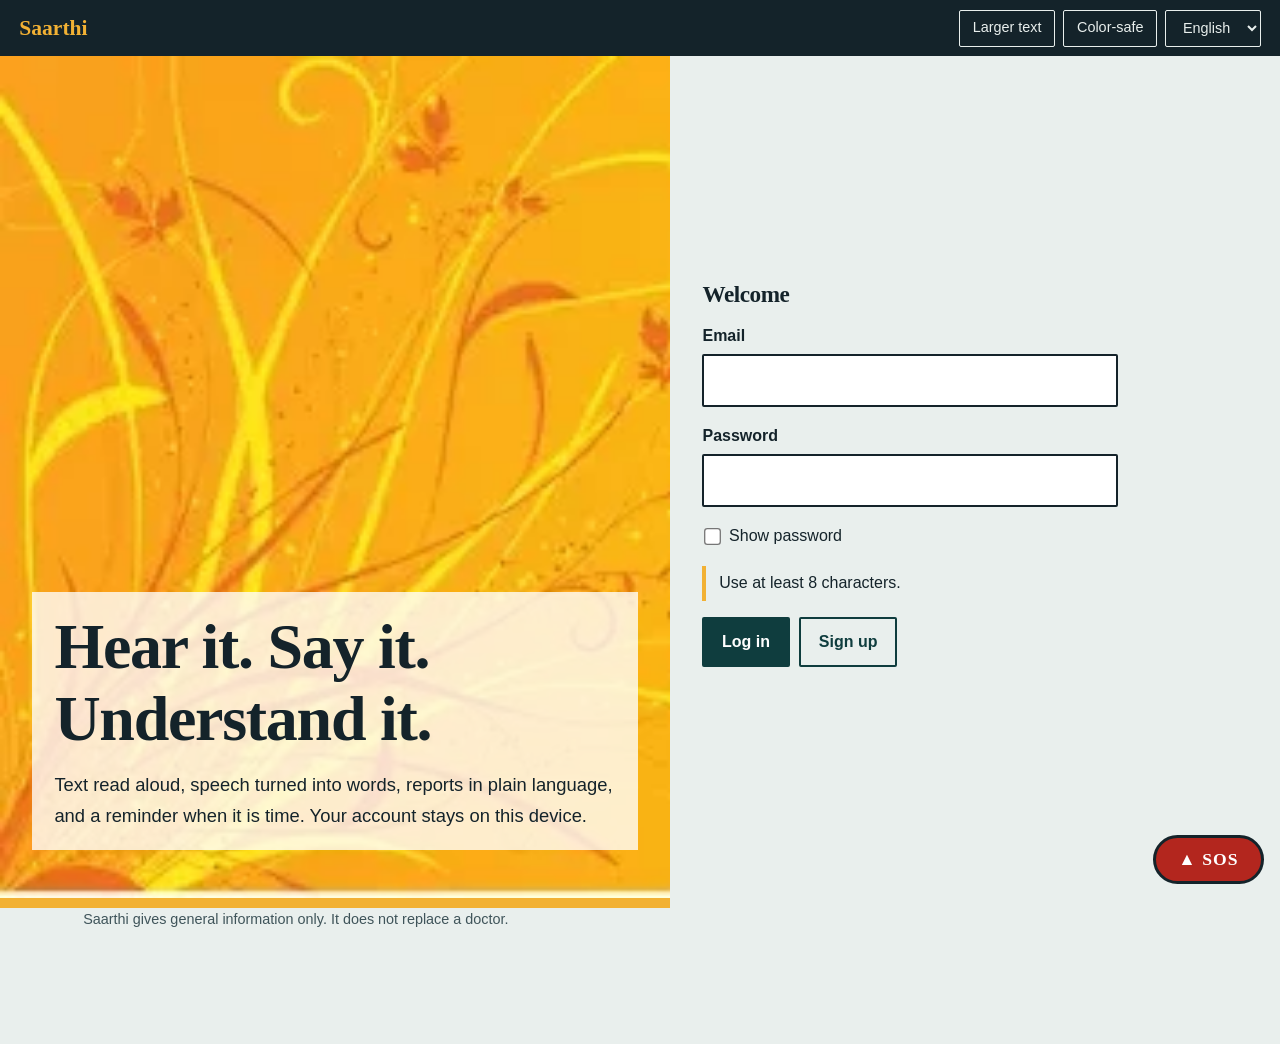
<file: static/index.html>
<!doctype html>
<html lang="en">
<head>
  <meta charset="utf-8">
  <meta name="viewport" content="width=device-width, initial-scale=1">
  <meta http-equiv="Content-Security-Policy" content="default-src 'self'; style-src 'self' https://fonts.googleapis.com; font-src https://fonts.gstatic.com; script-src 'self'; connect-src 'self'; img-src 'self' data: blob:; object-src 'none'; base-uri 'none'; form-action 'self'">
  <meta name="referrer" content="no-referrer">
  <title>Samajh</title>
  <link rel="preconnect" href="https://fonts.googleapis.com">
  <link rel="preconnect" href="https://fonts.gstatic.com" crossorigin>
  <link href="https://fonts.googleapis.com/css2?family=Atkinson+Hyperlegible:wght@400;700&family=Fraunces:opsz,wght@9..144,600&family=Noto+Sans+Devanagari:wght@400;700&family=Noto+Sans+Bengali:wght@400;700&family=Noto+Sans+Tamil:wght@400;700&display=swap" rel="stylesheet">
  <link rel="stylesheet" href="style.css">
</head>
<body data-page="auth">
  <a class="skip" href="#main" data-i18n="skip"></a>
  <header id="top"></header>
  <div class="auth" id="main">
    <div class="side">
      <div class="copy">
        <h1 data-i18n="auth_h1"></h1>
        <p data-i18n="auth_p"></p>
      </div>
    </div>
    <form id="auth" novalidate>
      <h2 data-i18n="welcome"></h2>
      <label for="em" data-i18n="email"></label>
      <input id="em" type="email" autocomplete="email" required maxlength="120">
      <label for="pw" data-i18n="pass"></label>
      <input id="pw" type="password" autocomplete="current-password" required minlength="8" maxlength="100">
      <label class="check"><input id="show" type="checkbox"><span data-i18n="showpw"></span></label>
      <p class="note" data-i18n="min8"></p>
      <div class="row">
        <button class="btn" value="login" data-i18n="login"></button>
        <button class="btn ghost" value="signup" data-i18n="signup"></button>
      </div>
      <p id="msg" class="alert" role="alert"></p>
    </form>
  </div>
  <script src="i18n.js"></script>
  <script src="app.js"></script>
</body>
</html>
</file>
<file: static/style.css>
/* Saarthi - shared styles
   Palette: mist (page), deep teal (structure), marigold (highlight), one alert red for SOS.
   Colour-safe mode switches to the Okabe-Ito blue/orange set AND stops relying on colour:
   banners become blue-amber duotones, every alert carries a symbol and a border, current
   items carry a mark, links are underlined, panels differ by border style, charts by dash. */

:root {
  --mist: #e9efed;
  --teal: #0f3d3e;
  --gold: #f2b134;
  --ink: #14232a;
  --red: #b3261e;
  --white: #ffffff;
  --line: #c3d0cd;
  --mute: #3f545a;
  --hero-ink: #14232a;
  --hero-veil: rgba(255, 255, 255, 0.78);
}

html[data-cb="1"] {
  --mist: #f4f6f8;
  --teal: #0a4a82;
  --gold: #e69f00;
  --red: #a63f00;
  --line: #9aa9b5;
  --hero-ink: #0b1620;
  --hero-veil: #ffffff;
}

html { font-size: 100%; }
html[data-size="1"] { font-size: 125%; }

* { box-sizing: border-box; }

body {
  margin: 0;
  padding-bottom: 5rem;
  background: var(--mist);
  color: var(--ink);
  font: 1rem/1.65 "Atkinson Hyperlegible", sans-serif;
}

h1, h2 {
  font-family: Fraunces, Georgia, serif;
  font-weight: 600;
  line-height: 1.12;
  letter-spacing: -0.02em;
}

/* Other scripts need their own faces; Fraunces and Atkinson only cover Latin. */
html[lang="hi"] body, html[lang="mr"] body { font-family: "Noto Sans Devanagari", "Atkinson Hyperlegible", sans-serif; }
html[lang="bn"] body { font-family: "Noto Sans Bengali", "Atkinson Hyperlegible", sans-serif; }
html[lang="ta"] body { font-family: "Noto Sans Tamil", "Atkinson Hyperlegible", sans-serif; }
html:not([lang="en"]) h1, html:not([lang="en"]) h2, html:not([lang="en"]) .index strong,
html:not([lang="en"]) .bar .mark, html:not([lang="en"]) .facts strong {
  font-family: inherit; font-weight: 700; letter-spacing: 0; line-height: 1.3;
}
html:not([lang="en"]) body { line-height: 1.8; }

h1 { font-size: clamp(2.2rem, 6vw, 4rem); margin: 0 0 1rem; }
h2 { font-size: 1.45rem; margin: 0 0 0.6rem; }
p  { max-width: 40rem; }
a  { color: var(--teal); }
html[data-cb="1"] a { text-decoration: underline; text-underline-offset: 3px; }

:focus-visible { outline: 3px solid var(--red); outline-offset: 2px; }
html[data-cb="1"] :focus-visible { outline: 3px solid #000; box-shadow: 0 0 0 6px #fff; }

.skip { position: absolute; left: -999px; }
.skip:focus { left: 1rem; top: 1rem; z-index: 20; background: var(--gold); color: var(--ink); padding: 0.5rem 1rem; }

/* ---------- top strip and navigation ---------- */

.bar {
  display: flex; flex-wrap: wrap; align-items: center; justify-content: space-between;
  gap: 0.6rem 1rem; padding: 0.6rem 1.2rem; background: var(--ink); color: var(--mist);
}
.bar .mark { font: 600 1.35rem Fraunces, Georgia, serif; color: var(--gold); text-decoration: none; }
.bar .tools-group { display: flex; flex-wrap: wrap; gap: 0.5rem; }
.bar button, .bar select {
  font: inherit; font-size: 0.9rem; color: var(--mist); background: transparent;
  border: 1px solid var(--mist); padding: 0.35rem 0.8rem; border-radius: 2px; cursor: pointer;
}
.bar select option { color: #000; }
.bar button[aria-pressed="true"] { background: var(--gold); border-color: var(--gold); color: var(--ink); }
.bar button[aria-pressed="true"]::before { content: "\2713\00a0"; }
html[data-cb="1"] .bar button, html[data-cb="1"] .bar select { border-width: 2px; }

nav { display: flex; flex-wrap: wrap; gap: 0.4rem 1.6rem; padding: 0.9rem 1.2rem; background: var(--white); border-bottom: 1px solid var(--line); }
nav a { color: var(--ink); font-weight: 700; text-decoration: none; padding-bottom: 2px; border-bottom: 4px solid transparent; }
nav a[aria-current="page"] { border-bottom-color: var(--gold); }
html[data-cb="1"] nav a[aria-current="page"] { border-bottom-style: double; border-bottom-width: 6px; }
html[data-cb="1"] nav a[aria-current="page"]::before { content: "\25B8\00a0"; }

/* ---------- hero banner: flowers sit on the left, so the words sit on the right ---------- */

.hero {
  background: var(--teal) center / cover no-repeat;
  color: var(--hero-ink);
  border-bottom: 10px solid var(--gold);
}
body[data-page="auth"] .side, body[data-page="home"] .hero { background-image: url(assets/banner-home.webp); }
body[data-page="speak"] .hero { background-image: url(assets/banner-speak.webp); }
body[data-page="read"] .hero { background-image: url(assets/banner-read.webp); }
body[data-page="simplify"] .hero { background-image: url(assets/banner-simplify.webp); --hero-ink: #fff; --hero-veil: rgba(110, 15, 15, 0.82); }
body[data-page="care"] .hero { background-image: url(assets/banner-care.webp); }
body[data-page="women"] .hero { background-image: url(assets/banner-women.webp); }
html[data-cb="1"] body[data-page="auth"] .side, html[data-cb="1"] body[data-page="home"] .hero { background-image: url(assets/banner-home-cb.webp); }
html[data-cb="1"] body[data-page="speak"] .hero { background-image: url(assets/banner-speak-cb.webp); }
html[data-cb="1"] body[data-page="read"] .hero { background-image: url(assets/banner-read-cb.webp); }
html[data-cb="1"] body[data-page="simplify"] .hero { background-image: url(assets/banner-simplify-cb.webp); --hero-ink: #0b1620; }
html[data-cb="1"] body[data-page="care"] .hero { background-image: url(assets/banner-care-cb.webp); }
html[data-cb="1"] body[data-page="women"] .hero { background-image: url(assets/banner-women-cb.webp); }

.hero .in { max-width: 72rem; margin: 0 auto; padding: 2.5rem 1.2rem; min-height: 15rem; display: flex; align-items: center; justify-content: flex-end; }
.hero .copy { width: 100%; padding: 1.1rem 1.3rem; background: var(--hero-veil); border-radius: 2px; }
html[data-cb="1"] .hero .copy { border: 3px solid var(--ink); }
.hero h1 { margin: 0 0 0.5rem; color: var(--hero-ink); font-size: clamp(2rem, 5.5vw, 3.8rem); }
.hero p { margin: 0; font-size: 1.15rem; color: var(--hero-ink); }

@media (min-width: 52rem) {
  .hero .copy { width: 62%; background: transparent; padding: 0; }
  html[data-cb="1"] .hero .copy { background: #fff; padding: 1.1rem 1.3rem; }
  .hero .in { min-height: 17rem; }
}

/* ---------- layout ---------- */

main { max-width: 72rem; margin: 0 auto; padding: 2.5rem 1.2rem; }
.split { display: grid; gap: 2.5rem; }
@media (min-width: 52rem) {
  .split { grid-template-columns: 6fr 5fr; align-items: start; }
  .split.flip { grid-template-columns: 5fr 6fr; }
}

.cards { display: grid; gap: 1.6rem; }
@media (min-width: 52rem) {
  .cards { grid-template-columns: 1fr 1fr; align-items: start; }
  .cards .wide { grid-column: 1 / -1; }
}

.jump { display: flex; flex-wrap: wrap; gap: 0.5rem; margin: 0 0 1.6rem; padding: 0; list-style: none; }
.jump a { display: inline-block; padding: 0.3rem 0.9rem; border: 2px solid var(--teal); border-radius: 999px; font-weight: 700; text-decoration: none; background: var(--white); }
.jump a:hover { background: var(--gold); color: var(--ink); }
.panel[id] { scroll-margin-top: 1rem; }

.panel { background: var(--white); padding: 1.4rem; border-left: 8px solid var(--teal); }
.panel.alt { border-left-color: var(--gold); }
html[data-cb="1"] .panel { border: 2px solid var(--ink); border-left: 10px solid var(--teal); }
html[data-cb="1"] .panel.alt { border-left-style: double; border-left-width: 12px; border-left-color: var(--gold); }

label { display: block; font-weight: 700; margin: 1rem 0 0.3rem; }
input, textarea, select { font: inherit; width: 100%; padding: 0.7rem; border: 2px solid var(--ink); background: var(--white); color: var(--ink); border-radius: 2px; }
input[type="checkbox"] { width: auto; margin-right: 0.6rem; transform: scale(1.3); }
input[type="range"] { padding: 0; }
.check { font-weight: 400; display: flex; align-items: center; }
.two { display: grid; grid-template-columns: 1fr 1fr; gap: 0.8rem; }

.row { display: flex; flex-wrap: wrap; gap: 0.6rem; margin: 1rem 0; }
.btn { font: inherit; font-weight: 700; display: inline-block; text-decoration: none; background: var(--teal); color: #fff; border: 2px solid var(--teal); padding: 0.6rem 1.1rem; border-radius: 2px; cursor: pointer; }
.btn.ghost { background: transparent; color: var(--teal); }
.btn.gold { background: var(--gold); border-color: var(--gold); color: var(--ink); }
.btn.small { padding: 0.2rem 0.7rem; font-size: 0.9rem; }
.btn[aria-pressed="true"]::before { content: "\2713\00a0"; }
html[data-cb="1"] .btn { border-width: 3px; }
html[data-cb="1"] .btn.ghost { border-style: dashed; }
.btn:disabled, a[aria-disabled="true"] { opacity: 0.5; pointer-events: none; }

.note { border-left: 4px solid var(--gold); padding: 0.3rem 0.8rem; background: var(--mist); margin: 1rem 0; }
.out { white-space: pre-wrap; background: var(--mist); border: 2px solid var(--line); padding: 1rem; min-height: 6rem; }
.res { background: var(--mist); border: 2px solid var(--line); padding: 0.7rem 1rem; margin: 1rem 0; min-height: 2.5rem; font-weight: 700; white-space: pre-line; }
.res:empty { display: none; }

/* An alert never relies on colour: symbol, bold, border. */
.alert { color: var(--red); font-weight: 700; }
.alert:not(:empty) { border: 2px solid var(--red); padding: 0.6rem 0.8rem; margin: 1rem 0; background: var(--white); }
.alert:not(:empty)::before { content: "\26A0\00a0"; }
html[data-cb="1"] .alert:not(:empty) { border-style: double; border-width: 5px; color: #7a2d00; }

.preview { max-width: 100%; max-height: 14rem; margin-top: 0.8rem; border: 2px solid var(--line); }
.drop { display: block; padding: 1.6rem 1rem; border: 3px dashed var(--teal); text-align: center; cursor: pointer; margin: 0.5rem 0; }
.drop input { margin-top: 0.8rem; }

.list { list-style: none; padding: 0; margin: 1rem 0; }
.list li { display: flex; justify-content: space-between; align-items: center; gap: 1rem; padding: 0.6rem 0; border-bottom: 1px solid var(--line); }
.list li.warn { font-weight: 700; }
.list li.warn::before { content: "\26A0\00a0"; }
.chk { display: grid; gap: 0.2rem; margin: 0.6rem 0; }
.chk label { display: flex; align-items: center; font-weight: 400; margin: 0.15rem 0; }

progress { width: 100%; height: 1.6rem; accent-color: var(--teal); }
.big { font: 600 2rem/1.2 Fraunces, Georgia, serif; margin: 0.4rem 0; }
html:not([lang="en"]) .big { font-family: inherit; font-weight: 700; }

/* charts: two series differ by dash and marker, not only by colour */
svg.chart { width: 100%; height: auto; background: var(--mist); border: 2px solid var(--line); margin: 0.6rem 0; }
svg.chart .axis { stroke: var(--mute); stroke-width: 1; }
svg.chart text { font: 12px sans-serif; fill: var(--ink); }
svg.chart .s1 { fill: none; stroke: var(--teal); stroke-width: 3; }
svg.chart .s2 { fill: none; stroke: var(--red); stroke-width: 3; stroke-dasharray: 8 5; }
svg.chart .d1 { fill: var(--teal); }
svg.chart .d2 { fill: var(--white); stroke: var(--red); stroke-width: 3; }

.idcard { border: 3px solid var(--ink); padding: 0.8rem 1rem; margin: 1rem 0; background: var(--mist); }
.idcard:empty { display: none; }
.idcard dt { font-weight: 700; margin-top: 0.4rem; }
.idcard dd { margin: 0; }
.helplines { display: grid; gap: 0.5rem; margin: 0.8rem 0; }
.helplines .btn { text-align: left; }

/* ---------- home ---------- */

.facts { background: var(--gold); color: var(--ink); }
.facts .in { max-width: 72rem; margin: 0 auto; display: grid; }
@media (min-width: 52rem) {
  .facts .in { grid-template-columns: repeat(3, 1fr); }
  .facts .in div + div { border-left: 2px solid var(--ink); }
}
.facts .in div { padding: 1.2rem; }
.facts strong { display: block; font: 600 1.35rem Fraunces, Georgia, serif; }

.index a { display: grid; gap: 0.2rem 2rem; padding: 1.3rem 0.8rem; border-top: 1px solid var(--ink); color: var(--ink); text-decoration: none; }
.index a:last-child { border-bottom: 1px solid var(--ink); }
@media (min-width: 52rem) { .index a { grid-template-columns: 1fr 2fr; align-items: baseline; } }
.index strong { font: 600 1.8rem/1.2 Fraunces, Georgia, serif; }
.index a:hover { background: var(--gold); }

/* ---------- sign in ---------- */

.auth { display: grid; min-height: calc(100vh - 3rem); }
@media (min-width: 52rem) { .auth { grid-template-columns: 1.1fr 1fr; } }
.auth .side { background: var(--teal) left center / cover no-repeat; padding: 3rem 2rem; display: flex; flex-direction: column; justify-content: flex-end; border-bottom: 10px solid var(--gold); }
.auth .side .copy { background: var(--hero-veil); padding: 1.2rem 1.4rem; }
html[data-cb="1"] .auth .side .copy { border: 3px solid var(--ink); }
.auth .side h1 { color: var(--ink); }
.auth .side p { font-size: 1.15rem; margin: 0; color: var(--ink); }
.auth form { padding: 3rem 2rem; align-self: center; width: 100%; max-width: 30rem; }

/* ---------- reading notes ---------- */

article { padding: 1.2rem 0; border-top: 1px solid var(--ink); max-width: 40rem; }
footer { max-width: 72rem; margin: 0 auto; padding: 0 1.2rem 2rem; color: var(--mute); font-size: 0.9rem; }

/* ---------- SOS ---------- */

.sosbtn { position: fixed; right: 1rem; bottom: 1rem; z-index: 9; font: 700 1.1rem Fraunces, Georgia, serif; letter-spacing: 0.06em; padding: 0.7rem 1.4rem; background: var(--red); color: #fff; border: 3px solid var(--ink); border-radius: 999px; cursor: pointer; }
.sosbtn::before { content: "\25B2\00a0"; }
html:not([lang="en"]) .sosbtn { font-family: inherit; }
html[data-cb="1"] .sosbtn { border-width: 5px; border-style: double; background: #7a2d00; }
dialog.sos { border: 3px solid var(--ink); max-width: 30rem; width: calc(100% - 2rem); background: var(--mist); color: var(--ink); }
dialog::backdrop { background: rgba(10, 20, 25, 0.6); }

@media (prefers-reduced-motion: reduce) { * { scroll-behavior: auto !important; } }
@media print {
  .bar, nav, .hero, .sosbtn, footer, .jump, .btn, .panel:not(#card) { display: none !important; }
  #card { display: block !important; border: 0; }
}

.gap { margin-top: 1.2rem; }
.list li span { white-space: pre-line; }
.bar select { width: auto; }

/* ---------- page tints: ElderEasy (warm sand) and Sakhii (soft blush) ---------- */
html:not([data-cb="1"]) body[data-page="care"]  { --mist: #f3ecdf; --line: #d9ccb4; }
html:not([data-cb="1"]) body[data-page="women"] { --mist: #f6e8ee; --line: #e2c6d2; }

/* ---------- ElderEasy: health logs ---------- */
.sec-title { font-size: clamp(1.8rem, 4vw, 2.6rem); margin: 2rem 0 0.3rem; }
.sec-intro { color: var(--mute); margin: 0 0 1rem; }
@media (min-width: 64rem) { .cards.three { grid-template-columns: repeat(3, 1fr); } }
.cards.three { margin-bottom: 1.6rem; }
.wide-btn { width: 100%; }
.sub-h { font-size: 1.2rem; margin: 1.6rem 0 0; padding-top: 1rem; border-top: 1px dashed var(--line); }
h3.mini { font: 700 1rem "Atkinson Hyperlegible", sans-serif; margin: 1rem 0 0.3rem; }

.moods { display: grid; grid-template-columns: repeat(5, 1fr); gap: 0.4rem; margin: 0.6rem 0 0.4rem; }
.mood { font: inherit; display: flex; flex-direction: column; align-items: center; gap: 0.1rem; padding: 0.5rem 0.2rem; border: 2px solid var(--line); background: var(--white); color: var(--ink); border-radius: 2px; cursor: pointer; }
.mood strong { font: 600 1.6rem/1 Fraunces, Georgia, serif; }
.mood small { font-size: 0.75rem; text-align: center; line-height: 1.2; }
.mood.on { background: var(--teal); border-color: var(--teal); color: #fff; }
html[data-cb="1"] .mood.on { outline: 3px solid #000; }

.micbox { position: relative; }
.micbox textarea { padding-right: 3.2rem; }
.mic { position: absolute; right: 0.5rem; top: 0.5rem; width: 2.4rem; height: 2.4rem; border-radius: 50%; border: 2px solid var(--line); background: var(--white); color: var(--ink); display: grid; place-items: center; cursor: pointer; }
.mic.on { background: var(--red); border-color: var(--red); color: #fff; }

.chips { display: flex; flex-wrap: wrap; gap: 0.4rem; margin: 0.6rem 0; }
.chip { font: inherit; padding: 0.45rem 0.9rem; border: 2px solid var(--line); border-radius: 999px; background: var(--white); color: var(--ink); cursor: pointer; }
.chip.on { background: var(--teal); border-color: var(--teal); color: #fff; }
.chip.on::before, .mood.on strong::after { content: ""; }
html[data-cb="1"] .chip.on::before { content: "\2713\00a0"; }

.cal-split { display: grid; gap: 1.6rem; }
@media (min-width: 52rem) { .cal-split { grid-template-columns: 7fr 5fr; align-items: start; } }
.stack { display: grid; gap: 1.6rem; }
.cal-head { display: flex; justify-content: space-between; align-items: center; gap: 0.6rem; }
.cal-head h2 { margin: 0; text-align: center; }
.cal-grid { display: grid; grid-template-columns: repeat(7, 1fr); gap: 4px; }
.cal-dow { margin: 1rem 0 0.3rem; }
.cal-dow span { text-align: center; font-size: 0.85rem; color: var(--mute); }
.cal-cell { font: inherit; aspect-ratio: 1; min-height: 2.6rem; border: 1px solid var(--line); background: var(--white); color: var(--ink); cursor: pointer; display: flex; flex-direction: column; align-items: center; justify-content: center; gap: 3px; border-radius: 2px; }
.cal-cell.today { border: 2px solid var(--teal); }
.cal-cell.sel { background: var(--teal); color: #fff; border-color: var(--teal); }
.dots { display: flex; gap: 2px; flex-wrap: wrap; justify-content: center; min-height: 7px; }
.dot { --dot: var(--teal); display: inline-block; width: 8px; height: 8px; margin-right: 0.3rem; vertical-align: middle; }
.dots .dot { margin: 0; }
.cal-cell.sel .dot { --dot: #fff; }
.d-vit { background: var(--dot); border-radius: 50%; }
.d-mood { border: 2px solid var(--dot); border-radius: 50%; }
.d-sym { background: var(--red); border-radius: 50%; }
.d-well { background: var(--dot); }
.d-appt { border: 2px solid var(--red); }
.cal-legend { display: flex; flex-wrap: wrap; gap: 0.3rem 1rem; font-size: 0.9rem; color: var(--mute); max-width: none; }
.day-detail { border-top: 1px solid var(--line); margin-top: 0.6rem; }
.key { display: flex; gap: 1.2rem; font-size: 0.9rem; color: var(--mute); margin: 0; }
.key i { display: inline-block; width: 18px; height: 0; vertical-align: middle; margin-right: 0.35rem; border-top: 3px solid var(--teal); }
.key i.k2 { border-top: 3px dashed var(--red); }
.appt-form { display: flex; flex-wrap: wrap; gap: 0.5rem; margin: 0.6rem 0; }
.appt-form input[type="date"] { flex: 1 1 9rem; width: auto; }
.appt-form input:not([type]) { flex: 2 1 12rem; width: auto; }
.muted { color: var(--mute); font-style: italic; }
</file>
<file: static/sakhi/sakhi.css>
/* Sakhi sections (Cycle & Mind, Mother Watch), brought over from the earlier Sakhi app.
   Everything is scoped to #sakhi so it cannot change the rest of Saarthi. */
#sakhi *, #sakhi ::before, #sakhi ::after { box-sizing: border-box; border-width: 0; border-style: solid; border-color: #e5e7eb; }
#sakhi { font-family: 'Hanken Grotesk', 'Noto Sans Devanagari', 'Noto Sans Bengali', 'Noto Sans Tamil', sans-serif; color: #334155; line-height: 1.5; margin-top: 2.5rem; }
#sakhi h1, #sakhi h2, #sakhi h3, #sakhi h4, #sakhi h5, #sakhi h6 { font-size: inherit; font-weight: inherit; margin: 0; letter-spacing: -0.01em; line-height: inherit; }
#sakhi h1, #sakhi h2, #sakhi h3 { font-family: 'Newsreader', Georgia, serif; }
#sakhi p, #sakhi blockquote, #sakhi dl, #sakhi dd, #sakhi figure, #sakhi hr { margin: 0; max-width: none; }
#sakhi ol, #sakhi ul { margin: 0; padding: 0; list-style: none; }
#sakhi label { display: inline; margin: 0; font-weight: inherit; }
#sakhi input, #sakhi select, #sakhi textarea, #sakhi button { font: inherit; color: inherit; margin: 0; padding: 0; width: auto; background-color: transparent; border-radius: 0; line-height: inherit; }
#sakhi input[type="checkbox"], #sakhi input[type="radio"] { transform: none; margin: 0; width: auto; }
#sakhi button, #sakhi [role="button"] { cursor: pointer; }
#sakhi img, #sakhi svg, #sakhi canvas, #sakhi video { display: block; vertical-align: middle; }
#sakhi img { max-width: 100%; height: auto; }
#sakhi table { border-collapse: collapse; text-indent: 0; border-color: inherit; }
#sakhi [hidden] { display: none; }
/* the old app's own touches */
#sakhi .card-shadow { box-shadow: 0 6px 22px rgba(140,80,160,.10); border-color: rgba(255,255,255,.8) !important; }
#sakhi .rounded-2xl { border-radius: 20px !important; } #sakhi .rounded-3xl { border-radius: 26px !important; } #sakhi .rounded-xl { border-radius: 14px !important; }
#sakhi .shadow, #sakhi .shadow-sm, #sakhi .shadow-md, #sakhi .shadow-lg, #sakhi .shadow-xl, #sakhi .shadow-2xl { box-shadow: none !important; }
#sakhi .flip-card { perspective: 1000px; }
#sakhi .flip-card-inner { transition: transform 0.6s; transform-style: preserve-3d; }
#sakhi .flip-card.flipped .flip-card-inner { transform: rotateY(180deg); }
#sakhi .flip-card-front, #sakhi .flip-card-back { backface-visibility: hidden; }
#sakhi .flip-card-back { transform: rotateY(180deg); }
#sakhi .sakhi-title { font-family: Fraunces, Georgia, serif; font-weight: 600; font-size: clamp(1.8rem, 4vw, 2.6rem); color: var(--ink); margin: 2rem 0 1rem; letter-spacing: -0.02em; }
#toast { position: fixed; bottom: 20px; left: 50%; transform: translateX(-50%); background: #1d2330; color: #fff; padding: 10px 16px; border-radius: 7px; font-size: 13px; z-index: 80; }
*,:after,:before{--tw-border-spacing-x:0;--tw-border-spacing-y:0;--tw-translate-x:0;--tw-translate-y:0;--tw-rotate:0;--tw-skew-x:0;--tw-skew-y:0;--tw-scale-x:1;--tw-scale-y:1;--tw-pan-x: ;--tw-pan-y: ;--tw-pinch-zoom: ;--tw-scroll-snap-strictness:proximity;--tw-gradient-from-position: ;--tw-gradient-via-position: ;--tw-gradient-to-position: ;--tw-ordinal: ;--tw-slashed-zero: ;--tw-numeric-figure: ;--tw-numeric-spacing: ;--tw-numeric-fraction: ;--tw-ring-inset: ;--tw-ring-offset-width:0px;--tw-ring-offset-color:#fff;--tw-ring-color:rgba(59,130,246,.5);--tw-ring-offset-shadow:0 0 #0000;--tw-ring-shadow:0 0 #0000;--tw-shadow:0 0 #0000;--tw-shadow-colored:0 0 #0000;--tw-blur: ;--tw-brightness: ;--tw-contrast: ;--tw-grayscale: ;--tw-hue-rotate: ;--tw-invert: ;--tw-saturate: ;--tw-sepia: ;--tw-drop-shadow: ;--tw-backdrop-blur: ;--tw-backdrop-brightness: ;--tw-backdrop-contrast: ;--tw-backdrop-grayscale: ;--tw-backdrop-hue-rotate: ;--tw-backdrop-invert: ;--tw-backdrop-opacity: ;--tw-backdrop-saturate: ;--tw-backdrop-sepia: ;--tw-contain-size: ;--tw-contain-layout: ;--tw-contain-paint: ;--tw-contain-style: }::backdrop{--tw-border-spacing-x:0;--tw-border-spacing-y:0;--tw-translate-x:0;--tw-translate-y:0;--tw-rotate:0;--tw-skew-x:0;--tw-skew-y:0;--tw-scale-x:1;--tw-scale-y:1;--tw-pan-x: ;--tw-pan-y: ;--tw-pinch-zoom: ;--tw-scroll-snap-strictness:proximity;--tw-gradient-from-position: ;--tw-gradient-via-position: ;--tw-gradient-to-position: ;--tw-ordinal: ;--tw-slashed-zero: ;--tw-numeric-figure: ;--tw-numeric-spacing: ;--tw-numeric-fraction: ;--tw-ring-inset: ;--tw-ring-offset-width:0px;--tw-ring-offset-color:#fff;--tw-ring-color:rgba(59,130,246,.5);--tw-ring-offset-shadow:0 0 #0000;--tw-ring-shadow:0 0 #0000;--tw-shadow:0 0 #0000;--tw-shadow-colored:0 0 #0000;--tw-blur: ;--tw-brightness: ;--tw-contrast: ;--tw-grayscale: ;--tw-hue-rotate: ;--tw-invert: ;--tw-saturate: ;--tw-sepia: ;--tw-drop-shadow: ;--tw-backdrop-blur: ;--tw-backdrop-brightness: ;--tw-backdrop-contrast: ;--tw-backdrop-grayscale: ;--tw-backdrop-hue-rotate: ;--tw-backdrop-invert: ;--tw-backdrop-opacity: ;--tw-backdrop-saturate: ;--tw-backdrop-sepia: ;--tw-contain-size: ;--tw-contain-layout: ;--tw-contain-paint: ;--tw-contain-style: }#sakhi .fixed{position:fixed}#sakhi .absolute{position:absolute}#sakhi .relative{position:relative}#sakhi .inset-0{inset:0}#sakhi .top-0{top:0}#sakhi .z-50{z-index:50}#sakhi .col-span-2{grid-column:span 2/span 2}#sakhi .mb-1{margin-bottom:.25rem}#sakhi .mb-1\.5{margin-bottom:.375rem}#sakhi .mb-2{margin-bottom:.5rem}#sakhi .mb-3{margin-bottom:.75rem}#sakhi .mb-4{margin-bottom:1rem}#sakhi .ml-1{margin-left:.25rem}#sakhi .ml-2{margin-left:.5rem}#sakhi .mr-1{margin-right:.25rem}#sakhi .mt-0\.5{margin-top:.125rem}#sakhi .mt-1{margin-top:.25rem}#sakhi .mt-2{margin-top:.5rem}#sakhi .mt-3{margin-top:.75rem}#sakhi .mt-4{margin-top:1rem}#sakhi .mt-6{margin-top:1.5rem}#sakhi .block{display:block}#sakhi .inline-block{display:inline-block}#sakhi .inline{display:inline}#sakhi .flex{display:flex}#sakhi .inline-flex{display:inline-flex}#sakhi .table{display:table}#sakhi .\!grid{display:grid!important}#sakhi .grid{display:grid}#sakhi .hidden{display:none}#sakhi .h-1\.5{height:.375rem}#sakhi .h-11{height:2.75rem}#sakhi .h-12{height:3rem}#sakhi .h-2{height:.5rem}#sakhi .h-2\.5{height:.625rem}#sakhi .h-3{height:.75rem}#sakhi .h-3\.5{height:.875rem}#sakhi .h-32{height:8rem}#sakhi .h-4{height:1rem}#sakhi .h-5{height:1.25rem}#sakhi .h-56{height:14rem}#sakhi .h-64{height:16rem}#sakhi .h-7{height:1.75rem}#sakhi .h-8{height:2rem}#sakhi .h-full{height:100%}#sakhi .max-h-\[90vh\]{max-height:90vh}#sakhi .w-0\.5{width:.125rem}#sakhi .w-1\.5{width:.375rem}#sakhi .w-11{width:2.75rem}#sakhi .w-12{width:3rem}#sakhi .w-2{width:.5rem}#sakhi .w-2\.5{width:.625rem}#sakhi .w-3{width:.75rem}#sakhi .w-3\.5{width:.875rem}#sakhi .w-4{width:1rem}#sakhi .w-5{width:1.25rem}#sakhi .w-7{width:1.75rem}#sakhi .w-8{width:2rem}#sakhi .w-full{width:100%}#sakhi .max-w-\[85\%\]{max-width:85%}#sakhi .max-w-lg{max-width:32rem}#sakhi .flex-1{flex:1 1 0%}#sakhi .flex-shrink-0{flex-shrink:0}@keyframes pulse{50%{opacity:.5}}#sakhi .animate-pulse{animation:pulse 2s cubic-bezier(.4,0,.6,1) infinite}#sakhi .cursor-pointer{cursor:pointer}#sakhi .list-disc{list-style-type:disc}#sakhi .grid-cols-1{grid-template-columns:repeat(1,minmax(0,1fr))}#sakhi .grid-cols-2{grid-template-columns:repeat(2,minmax(0,1fr))}#sakhi .grid-cols-3{grid-template-columns:repeat(3,minmax(0,1fr))}#sakhi .grid-cols-4{grid-template-columns:repeat(4,minmax(0,1fr))}#sakhi .grid-cols-7{grid-template-columns:repeat(7,minmax(0,1fr))}#sakhi .flex-col{flex-direction:column}#sakhi .flex-wrap{flex-wrap:wrap}#sakhi .items-start{align-items:flex-start}#sakhi .items-end{align-items:flex-end}#sakhi .items-center{align-items:center}#sakhi .justify-end{justify-content:flex-end}#sakhi .justify-center{justify-content:center}#sakhi .justify-between{justify-content:space-between}#sakhi .gap-0\.5{gap:.125rem}#sakhi .gap-1{gap:.25rem}#sakhi .gap-1\.5{gap:.375rem}#sakhi .gap-2{gap:.5rem}#sakhi .gap-3{gap:.75rem}#sakhi .gap-4{gap:1rem}#sakhi .gap-6{gap:1.5rem}#sakhi .gap-x-4{-moz-column-gap:1rem;column-gap:1rem}#sakhi :is(.space-y-1>:not([hidden])~:not([hidden])){--tw-space-y-reverse:0;margin-top:calc(.25rem*(1 - var(--tw-space-y-reverse)));margin-bottom:calc(.25rem*var(--tw-space-y-reverse))}#sakhi :is(.space-y-1\.5>:not([hidden])~:not([hidden])){--tw-space-y-reverse:0;margin-top:calc(.375rem*(1 - var(--tw-space-y-reverse)));margin-bottom:calc(.375rem*var(--tw-space-y-reverse))}#sakhi :is(.space-y-2>:not([hidden])~:not([hidden])){--tw-space-y-reverse:0;margin-top:calc(.5rem*(1 - var(--tw-space-y-reverse)));margin-bottom:calc(.5rem*var(--tw-space-y-reverse))}#sakhi :is(.space-y-3>:not([hidden])~:not([hidden])){--tw-space-y-reverse:0;margin-top:calc(.75rem*(1 - var(--tw-space-y-reverse)));margin-bottom:calc(.75rem*var(--tw-space-y-reverse))}#sakhi :is(.space-y-4>:not([hidden])~:not([hidden])){--tw-space-y-reverse:0;margin-top:calc(1rem*(1 - var(--tw-space-y-reverse)));margin-bottom:calc(1rem*var(--tw-space-y-reverse))}#sakhi :is(.space-y-6>:not([hidden])~:not([hidden])){--tw-space-y-reverse:0;margin-top:calc(1.5rem*(1 - var(--tw-space-y-reverse)));margin-bottom:calc(1.5rem*var(--tw-space-y-reverse))}#sakhi .overflow-hidden{overflow:hidden}#sakhi .overflow-x-auto{overflow-x:auto}#sakhi .overflow-y-auto{overflow-y:auto}#sakhi .whitespace-nowrap{white-space:nowrap}#sakhi .rounded{border-radius:.25rem}#sakhi .rounded-2xl{border-radius:1rem}#sakhi .rounded-3xl{border-radius:1.5rem}#sakhi .rounded-\[28px\]{border-radius:28px}#sakhi .rounded-full{border-radius:9999px}#sakhi .rounded-lg{border-radius:.5rem}#sakhi .rounded-md{border-radius:.375rem}#sakhi .rounded-xl{border-radius:.75rem}#sakhi .border{border-width:1px}#sakhi .border-2{border-width:2px}#sakhi .border-b{border-bottom-width:1px}#sakhi .border-t{border-top-width:1px}#sakhi .border-amber-100{--tw-border-opacity:1;border-color:rgb(254 243 199/var(--tw-border-opacity,1))}#sakhi .border-amber-200{--tw-border-opacity:1;border-color:rgb(253 230 138/var(--tw-border-opacity,1))}#sakhi .border-amber-300{--tw-border-opacity:1;border-color:rgb(252 211 77/var(--tw-border-opacity,1))}#sakhi .border-emerald-200{--tw-border-opacity:1;border-color:rgb(167 243 208/var(--tw-border-opacity,1))}#sakhi .border-emerald-300{--tw-border-opacity:1;border-color:rgb(110 231 183/var(--tw-border-opacity,1))}#sakhi .border-purple-100{--tw-border-opacity:1;border-color:rgb(224 229 242/var(--tw-border-opacity,1))}#sakhi .border-purple-200{--tw-border-opacity:1;border-color:rgb(195 205 230/var(--tw-border-opacity,1))}#sakhi .border-red-300{--tw-border-opacity:1;border-color:rgb(252 165 165/var(--tw-border-opacity,1))}#sakhi .border-red-400{--tw-border-opacity:1;border-color:rgb(248 113 113/var(--tw-border-opacity,1))}#sakhi .border-rose-100{--tw-border-opacity:1;border-color:rgb(239 221 228/var(--tw-border-opacity,1))}#sakhi .border-rose-200{--tw-border-opacity:1;border-color:rgb(225 192 205/var(--tw-border-opacity,1))}#sakhi .border-slate-100{--tw-border-opacity:1;border-color:rgb(241 245 249/var(--tw-border-opacity,1))}#sakhi .border-slate-200{--tw-border-opacity:1;border-color:rgb(226 232 240/var(--tw-border-opacity,1))}#sakhi .border-slate-300{--tw-border-opacity:1;border-color:rgb(203 213 225/var(--tw-border-opacity,1))}#sakhi .border-teal-100{--tw-border-opacity:1;border-color:rgb(216 233 226/var(--tw-border-opacity,1))}#sakhi .border-teal-200{--tw-border-opacity:1;border-color:rgb(180 212 200/var(--tw-border-opacity,1))}#sakhi .border-teal-300{--tw-border-opacity:1;border-color:rgb(134 184 167/var(--tw-border-opacity,1))}#sakhi .bg-amber-100{--tw-bg-opacity:1;background-color:rgb(254 243 199/var(--tw-bg-opacity,1))}#sakhi .bg-amber-200{--tw-bg-opacity:1;background-color:rgb(253 230 138/var(--tw-bg-opacity,1))}#sakhi .bg-amber-50{--tw-bg-opacity:1;background-color:rgb(255 251 235/var(--tw-bg-opacity,1))}#sakhi .bg-amber-600{--tw-bg-opacity:1;background-color:rgb(217 119 6/var(--tw-bg-opacity,1))}#sakhi .bg-emerald-100{--tw-bg-opacity:1;background-color:rgb(209 250 229/var(--tw-bg-opacity,1))}#sakhi .bg-emerald-50{--tw-bg-opacity:1;background-color:rgb(236 253 245/var(--tw-bg-opacity,1))}#sakhi .bg-emerald-500{--tw-bg-opacity:1;background-color:rgb(16 185 129/var(--tw-bg-opacity,1))}#sakhi .bg-emerald-600{--tw-bg-opacity:1;background-color:rgb(5 150 105/var(--tw-bg-opacity,1))}#sakhi .bg-pink-100{--tw-bg-opacity:1;background-color:rgb(252 231 243/var(--tw-bg-opacity,1))}#sakhi .bg-purple-100{--tw-bg-opacity:1;background-color:rgb(224 229 242/var(--tw-bg-opacity,1))}#sakhi .bg-purple-50{--tw-bg-opacity:1;background-color:rgb(241 243 249/var(--tw-bg-opacity,1))}#sakhi .bg-purple-600{--tw-bg-opacity:1;background-color:rgb(62 80 129/var(--tw-bg-opacity,1))}#sakhi .bg-red-100{--tw-bg-opacity:1;background-color:rgb(254 226 226/var(--tw-bg-opacity,1))}#sakhi .bg-red-50{--tw-bg-opacity:1;background-color:rgb(254 242 242/var(--tw-bg-opacity,1))}#sakhi .bg-red-600{--tw-bg-opacity:1;background-color:rgb(220 38 38/var(--tw-bg-opacity,1))}#sakhi .bg-rose-100{--tw-bg-opacity:1;background-color:rgb(239 221 228/var(--tw-bg-opacity,1))}#sakhi .bg-rose-50{--tw-bg-opacity:1;background-color:rgb(248 241 244/var(--tw-bg-opacity,1))}#sakhi .bg-rose-600{--tw-bg-opacity:1;background-color:rgb(122 53 82/var(--tw-bg-opacity,1))}#sakhi .bg-slate-100{--tw-bg-opacity:1;background-color:rgb(241 245 249/var(--tw-bg-opacity,1))}#sakhi .bg-slate-50{--tw-bg-opacity:1;background-color:rgb(248 250 252/var(--tw-bg-opacity,1))}#sakhi .bg-slate-50\/60{background-color:rgba(248,250,252,.6)}#sakhi .bg-slate-900{--tw-bg-opacity:1;background-color:rgb(15 23 42/var(--tw-bg-opacity,1))}#sakhi .bg-slate-900\/60{background-color:rgba(15,23,42,.6)}#sakhi .bg-teal-100{--tw-bg-opacity:1;background-color:rgb(216 233 226/var(--tw-bg-opacity,1))}#sakhi .bg-teal-50{--tw-bg-opacity:1;background-color:rgb(238 245 242/var(--tw-bg-opacity,1))}#sakhi .bg-teal-600{--tw-bg-opacity:1;background-color:rgb(47 102 86/var(--tw-bg-opacity,1))}#sakhi .bg-teal-700{--tw-bg-opacity:1;background-color:rgb(38 82 69/var(--tw-bg-opacity,1))}#sakhi .bg-white{--tw-bg-opacity:1;background-color:rgb(255 255 255/var(--tw-bg-opacity,1))}#sakhi .bg-white\/40{background-color:hsla(0,0%,100%,.4)}#sakhi .bg-white\/90{background-color:hsla(0,0%,100%,.9)}#sakhi .p-1\.5{padding:.375rem}#sakhi .p-2{padding:.5rem}#sakhi .p-2\.5{padding:.625rem}#sakhi .p-3{padding:.75rem}#sakhi .p-3\.5{padding:.875rem}#sakhi .p-4{padding:1rem}#sakhi .p-5{padding:1.25rem}#sakhi .p-6{padding:1.5rem}#sakhi .px-1{padding-left:.25rem;padding-right:.25rem}#sakhi .px-2{padding-left:.5rem;padding-right:.5rem}#sakhi .px-2\.5{padding-left:.625rem;padding-right:.625rem}#sakhi .px-3{padding-left:.75rem;padding-right:.75rem}#sakhi .px-4{padding-left:1rem;padding-right:1rem}#sakhi .px-5{padding-left:1.25rem;padding-right:1.25rem}#sakhi .py-0\.5{padding-top:.125rem;padding-bottom:.125rem}#sakhi .py-1{padding-top:.25rem;padding-bottom:.25rem}#sakhi .py-1\.5{padding-top:.375rem;padding-bottom:.375rem}#sakhi .py-2{padding-top:.5rem;padding-bottom:.5rem}#sakhi .py-2\.5{padding-top:.625rem;padding-bottom:.625rem}#sakhi .py-4{padding-top:1rem;padding-bottom:1rem}#sakhi .pb-1{padding-bottom:.25rem}#sakhi .pb-3{padding-bottom:.75rem}#sakhi .pl-4{padding-left:1rem}#sakhi .pt-2{padding-top:.5rem}#sakhi .pt-4{padding-top:1rem}#sakhi .text-left{text-align:left}#sakhi .text-center{text-align:center}#sakhi .text-right{text-align:right}#sakhi .font-serif{font-family:Newsreader,Georgia,serif}#sakhi .text-2xl{font-size:1.5rem;line-height:2rem}#sakhi .text-3xl{font-size:1.875rem;line-height:2.25rem}#sakhi .text-\[10px\]{font-size:10px}#sakhi .text-\[11px\]{font-size:11px}#sakhi .text-lg{font-size:1.125rem;line-height:1.75rem}#sakhi .text-sm{font-size:.875rem;line-height:1.25rem}#sakhi .text-xl{font-size:1.25rem;line-height:1.75rem}#sakhi .text-xs{font-size:.75rem;line-height:1rem}#sakhi .font-bold{font-weight:700}#sakhi .font-extrabold{font-weight:800}#sakhi .font-medium{font-weight:500}#sakhi .font-normal{font-weight:400}#sakhi .font-semibold{font-weight:600}#sakhi .uppercase{text-transform:uppercase}#sakhi .ordinal{--tw-ordinal:ordinal;font-variant-numeric:var(--tw-ordinal) var(--tw-slashed-zero) var(--tw-numeric-figure) var(--tw-numeric-spacing) var(--tw-numeric-fraction)}#sakhi .leading-4{line-height:1rem}#sakhi .leading-relaxed{line-height:1.625}#sakhi .tracking-wider{letter-spacing:.05em}#sakhi .text-amber-600{--tw-text-opacity:1;color:rgb(217 119 6/var(--tw-text-opacity,1))}#sakhi .text-amber-800{--tw-text-opacity:1;color:rgb(146 64 14/var(--tw-text-opacity,1))}#sakhi .text-amber-900{--tw-text-opacity:1;color:rgb(120 53 15/var(--tw-text-opacity,1))}#sakhi .text-amber-950{--tw-text-opacity:1;color:rgb(69 26 3/var(--tw-text-opacity,1))}#sakhi .text-blue-600{--tw-text-opacity:1;color:rgb(37 99 235/var(--tw-text-opacity,1))}#sakhi .text-emerald-600{--tw-text-opacity:1;color:rgb(5 150 105/var(--tw-text-opacity,1))}#sakhi .text-emerald-800{--tw-text-opacity:1;color:rgb(6 95 70/var(--tw-text-opacity,1))}#sakhi .text-emerald-900{--tw-text-opacity:1;color:rgb(6 78 59/var(--tw-text-opacity,1))}#sakhi .text-emerald-950{--tw-text-opacity:1;color:rgb(2 44 34/var(--tw-text-opacity,1))}#sakhi .text-pink-900{--tw-text-opacity:1;color:rgb(131 24 67/var(--tw-text-opacity,1))}#sakhi .text-purple-600{--tw-text-opacity:1;color:rgb(62 80 129/var(--tw-text-opacity,1))}#sakhi .text-purple-700{--tw-text-opacity:1;color:rgb(50 63 102/var(--tw-text-opacity,1))}#sakhi .text-purple-800{--tw-text-opacity:1;color:rgb(40 50 80/var(--tw-text-opacity,1))}#sakhi .text-purple-900{--tw-text-opacity:1;color:rgb(31 39 63/var(--tw-text-opacity,1))}#sakhi .text-purple-950{--tw-text-opacity:1;color:rgb(59 7 100/var(--tw-text-opacity,1))}#sakhi .text-red-700{--tw-text-opacity:1;color:rgb(185 28 28/var(--tw-text-opacity,1))}#sakhi .text-red-800{--tw-text-opacity:1;color:rgb(153 27 27/var(--tw-text-opacity,1))}#sakhi .text-red-900{--tw-text-opacity:1;color:rgb(127 29 29/var(--tw-text-opacity,1))}#sakhi .text-red-950{--tw-text-opacity:1;color:rgb(69 10 10/var(--tw-text-opacity,1))}#sakhi .text-rose-500{--tw-text-opacity:1;color:rgb(148 74 104/var(--tw-text-opacity,1))}#sakhi .text-rose-600{--tw-text-opacity:1;color:rgb(122 53 82/var(--tw-text-opacity,1))}#sakhi .text-rose-700{--tw-text-opacity:1;color:rgb(99 43 67/var(--tw-text-opacity,1))}#sakhi .text-rose-800{--tw-text-opacity:1;color:rgb(77 34 52/var(--tw-text-opacity,1))}#sakhi .text-rose-900{--tw-text-opacity:1;color:rgb(58 26 40/var(--tw-text-opacity,1))}#sakhi .text-slate-300{--tw-text-opacity:1;color:rgb(203 213 225/var(--tw-text-opacity,1))}#sakhi .text-slate-400{--tw-text-opacity:1;color:rgb(148 163 184/var(--tw-text-opacity,1))}#sakhi .text-slate-500{--tw-text-opacity:1;color:rgb(100 116 139/var(--tw-text-opacity,1))}#sakhi .text-slate-600{--tw-text-opacity:1;color:rgb(71 85 105/var(--tw-text-opacity,1))}#sakhi .text-slate-700{--tw-text-opacity:1;color:rgb(51 65 85/var(--tw-text-opacity,1))}#sakhi .text-slate-800{--tw-text-opacity:1;color:rgb(30 41 59/var(--tw-text-opacity,1))}#sakhi .text-slate-900{--tw-text-opacity:1;color:rgb(15 23 42/var(--tw-text-opacity,1))}#sakhi .text-teal-200{--tw-text-opacity:1;color:rgb(180 212 200/var(--tw-text-opacity,1))}#sakhi .text-teal-600{--tw-text-opacity:1;color:rgb(47 102 86/var(--tw-text-opacity,1))}#sakhi .text-teal-700{--tw-text-opacity:1;color:rgb(38 82 69/var(--tw-text-opacity,1))}#sakhi .text-teal-800{--tw-text-opacity:1;color:rgb(30 65 55/var(--tw-text-opacity,1))}#sakhi .text-teal-900{--tw-text-opacity:1;color:rgb(23 50 43/var(--tw-text-opacity,1))}#sakhi .text-white{--tw-text-opacity:1;color:rgb(255 255 255/var(--tw-text-opacity,1))}#sakhi .underline{text-decoration-line:underline}#sakhi .line-through{text-decoration-line:line-through}#sakhi .opacity-60{opacity:.6}#sakhi .shadow{--tw-shadow:0 1px 3px 0 rgba(0,0,0,.1),0 1px 2px -1px rgba(0,0,0,.1);--tw-shadow-colored:0 1px 3px 0 var(--tw-shadow-color),0 1px 2px -1px var(--tw-shadow-color)}#sakhi .shadow,#sakhi .shadow-2xl{box-shadow:var(--tw-ring-offset-shadow,0 0 #0000),var(--tw-ring-shadow,0 0 #0000),var(--tw-shadow)}#sakhi .shadow-2xl{--tw-shadow:0 25px 50px -12px rgba(0,0,0,.25);--tw-shadow-colored:0 25px 50px -12px var(--tw-shadow-color)}#sakhi .shadow-sm{--tw-shadow:0 1px 2px 0 rgba(0,0,0,.05);--tw-shadow-colored:0 1px 2px 0 var(--tw-shadow-color);box-shadow:var(--tw-ring-offset-shadow,0 0 #0000),var(--tw-ring-shadow,0 0 #0000),var(--tw-shadow)}#sakhi .ring-2{--tw-ring-offset-shadow:var(--tw-ring-inset) 0 0 0 var(--tw-ring-offset-width) var(--tw-ring-offset-color);--tw-ring-shadow:var(--tw-ring-inset) 0 0 0 calc(2px + var(--tw-ring-offset-width)) var(--tw-ring-color);box-shadow:var(--tw-ring-offset-shadow),var(--tw-ring-shadow),var(--tw-shadow,0 0 #0000)}#sakhi .ring-pink-400{--tw-ring-opacity:1;--tw-ring-color:rgb(244 114 182/var(--tw-ring-opacity,1))}#sakhi .ring-rose-700{--tw-ring-opacity:1;--tw-ring-color:rgb(99 43 67/var(--tw-ring-opacity,1))}#sakhi .ring-slate-800{--tw-ring-opacity:1;--tw-ring-color:rgb(30 41 59/var(--tw-ring-opacity,1))}#sakhi .filter{filter:var(--tw-blur) var(--tw-brightness) var(--tw-contrast) var(--tw-grayscale) var(--tw-hue-rotate) var(--tw-invert) var(--tw-saturate) var(--tw-sepia) var(--tw-drop-shadow)}#sakhi .backdrop-blur-sm{--tw-backdrop-blur:blur(4px);-webkit-backdrop-filter:var(--tw-backdrop-blur) var(--tw-backdrop-brightness) var(--tw-backdrop-contrast) var(--tw-backdrop-grayscale) var(--tw-backdrop-hue-rotate) var(--tw-backdrop-invert) var(--tw-backdrop-opacity) var(--tw-backdrop-saturate) var(--tw-backdrop-sepia);backdrop-filter:var(--tw-backdrop-blur) var(--tw-backdrop-brightness) var(--tw-backdrop-contrast) var(--tw-backdrop-grayscale) var(--tw-backdrop-hue-rotate) var(--tw-backdrop-invert) var(--tw-backdrop-opacity) var(--tw-backdrop-saturate) var(--tw-backdrop-sepia)}#sakhi .transition{transition-property:color,background-color,border-color,text-decoration-color,fill,stroke,opacity,box-shadow,transform,filter,-webkit-backdrop-filter;transition-property:color,background-color,border-color,text-decoration-color,fill,stroke,opacity,box-shadow,transform,filter,backdrop-filter;transition-property:color,background-color,border-color,text-decoration-color,fill,stroke,opacity,box-shadow,transform,filter,backdrop-filter,-webkit-backdrop-filter;transition-timing-function:cubic-bezier(.4,0,.2,1);transition-duration:.15s}#sakhi .transition-all{transition-property:all;transition-timing-function:cubic-bezier(.4,0,.2,1);transition-duration:.15s}#sakhi .hover\:bg-amber-300:hover{--tw-bg-opacity:1;background-color:rgb(252 211 77/var(--tw-bg-opacity,1))}#sakhi .hover\:bg-amber-700:hover{--tw-bg-opacity:1;background-color:rgb(180 83 9/var(--tw-bg-opacity,1))}#sakhi .hover\:bg-purple-700:hover{--tw-bg-opacity:1;background-color:rgb(50 63 102/var(--tw-bg-opacity,1))}#sakhi .hover\:bg-rose-100:hover{--tw-bg-opacity:1;background-color:rgb(239 221 228/var(--tw-bg-opacity,1))}#sakhi .hover\:bg-rose-700:hover{--tw-bg-opacity:1;background-color:rgb(99 43 67/var(--tw-bg-opacity,1))}#sakhi .hover\:bg-slate-100:hover{--tw-bg-opacity:1;background-color:rgb(241 245 249/var(--tw-bg-opacity,1))}#sakhi .hover\:bg-slate-200:hover{--tw-bg-opacity:1;background-color:rgb(226 232 240/var(--tw-bg-opacity,1))}#sakhi .hover\:bg-teal-200:hover{--tw-bg-opacity:1;background-color:rgb(180 212 200/var(--tw-bg-opacity,1))}#sakhi .hover\:bg-teal-800:hover{--tw-bg-opacity:1;background-color:rgb(30 65 55/var(--tw-bg-opacity,1))}#sakhi .hover\:text-red-600:hover{--tw-text-opacity:1;color:rgb(220 38 38/var(--tw-text-opacity,1))}#sakhi .hover\:text-slate-600:hover{--tw-text-opacity:1;color:rgb(71 85 105/var(--tw-text-opacity,1))}#sakhi .focus\:ring-2:focus{--tw-ring-offset-shadow:var(--tw-ring-inset) 0 0 0 var(--tw-ring-offset-width) var(--tw-ring-offset-color);--tw-ring-shadow:var(--tw-ring-inset) 0 0 0 calc(2px + var(--tw-ring-offset-width)) var(--tw-ring-color);box-shadow:var(--tw-ring-offset-shadow),var(--tw-ring-shadow),var(--tw-shadow,0 0 #0000)}#sakhi .focus\:ring-teal-500:focus{--tw-ring-opacity:1;--tw-ring-color:rgb(63 125 107/var(--tw-ring-opacity,1))}@media (min-width:640px){#sakhi .sm\:col-span-1{grid-column:span 1/span 1}#sakhi .sm\:col-span-2{grid-column:span 2/span 2}#sakhi .sm\:h-14{height:3.5rem}#sakhi .sm\:w-auto{width:auto}#sakhi .sm\:grid-cols-2{grid-template-columns:repeat(2,minmax(0,1fr))}#sakhi .sm\:grid-cols-3{grid-template-columns:repeat(3,minmax(0,1fr))}#sakhi .sm\:grid-cols-4{grid-template-columns:repeat(4,minmax(0,1fr))}#sakhi .sm\:grid-cols-5{grid-template-columns:repeat(5,minmax(0,1fr))}#sakhi .sm\:flex-row{flex-direction:row}#sakhi .sm\:p-5{padding:1.25rem}#sakhi .sm\:text-sm{font-size:.875rem;line-height:1.25rem}}@media (min-width:768px){#sakhi .md\:col-span-2{grid-column:span 2/span 2}#sakhi .md\:grid-cols-2{grid-template-columns:repeat(2,minmax(0,1fr))}#sakhi .md\:grid-cols-3{grid-template-columns:repeat(3,minmax(0,1fr))}}@media (min-width:1024px){#sakhi .lg\:col-span-2{grid-column:span 2/span 2}#sakhi .lg\:grid-cols-2{grid-template-columns:repeat(2,minmax(0,1fr))}#sakhi .lg\:grid-cols-3{grid-template-columns:repeat(3,minmax(0,1fr))}}
</file>
